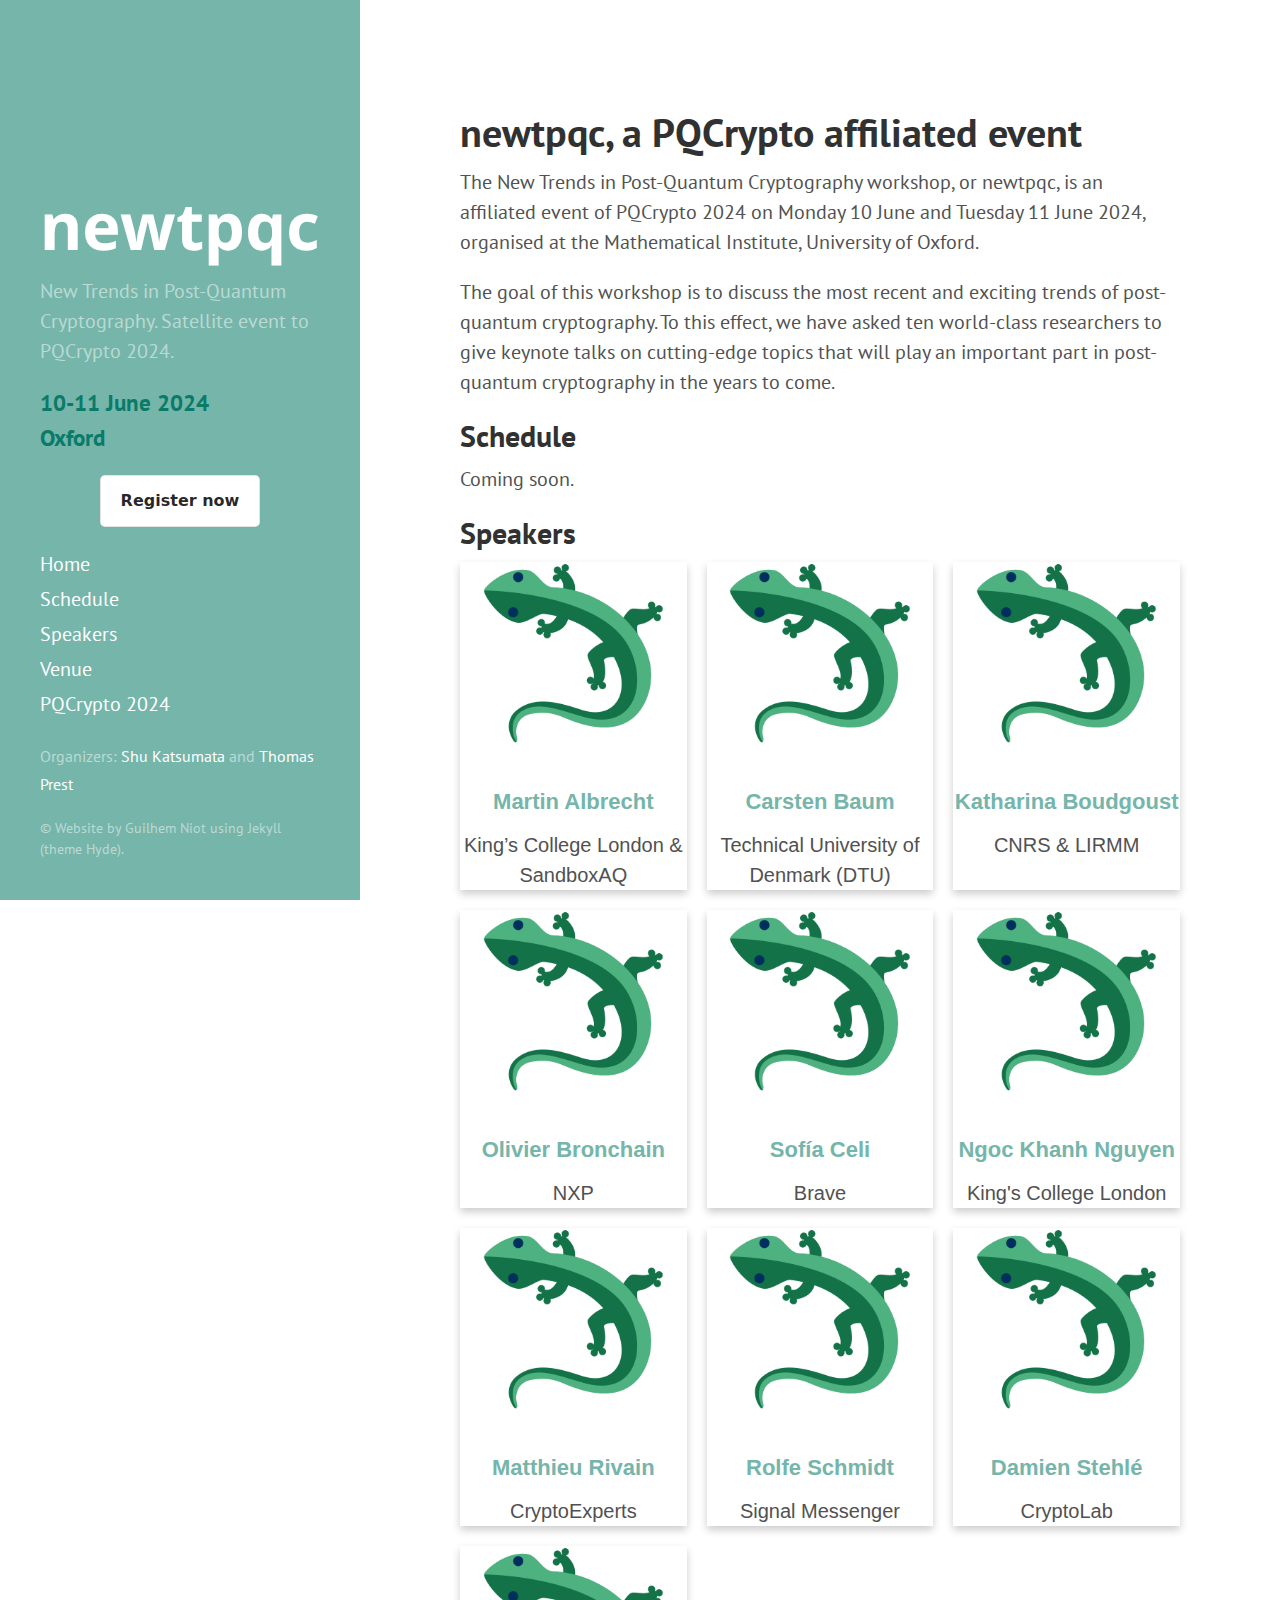
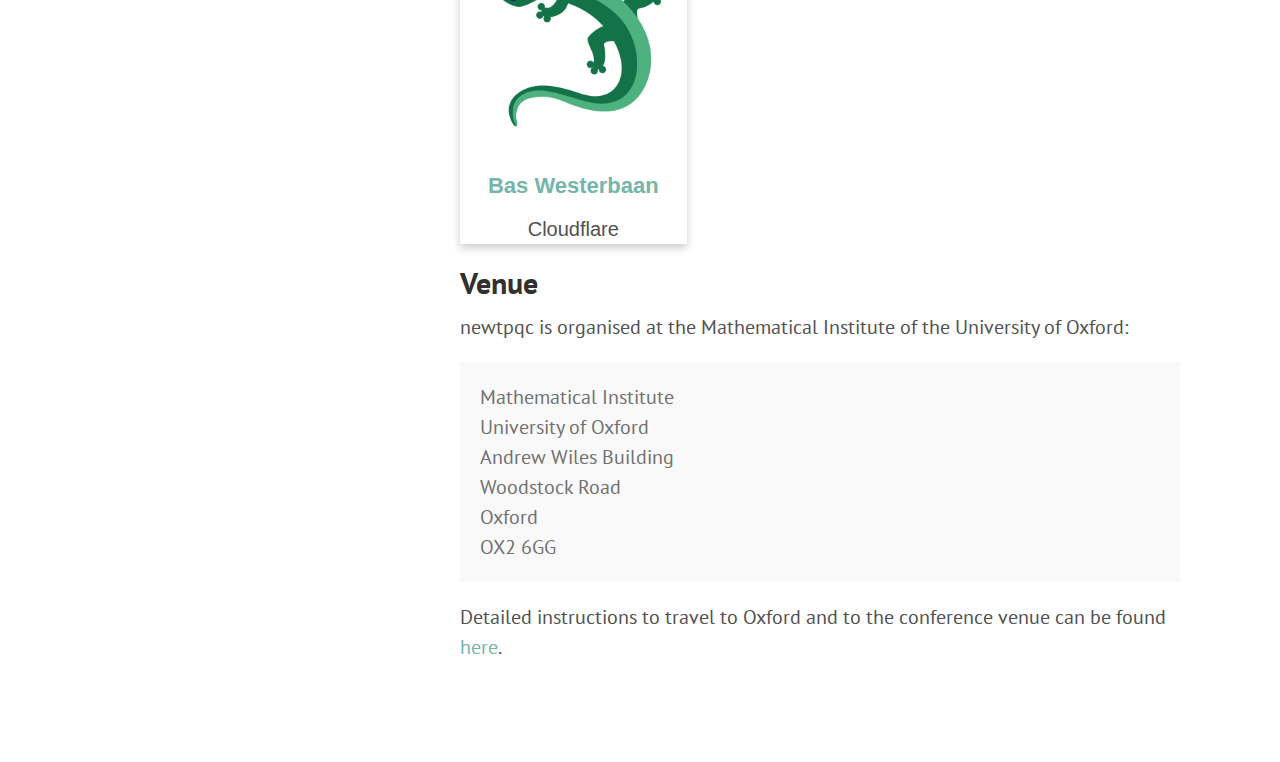
<file: index.html>
<!DOCTYPE html>
<html lang="en-us">

  <head>
  <link href="https://gmpg.org/xfn/11" rel="profile">
  <meta http-equiv="X-UA-Compatible" content="IE=edge">
  <meta http-equiv="content-type" content="text/html; charset=utf-8">

  <!-- Enable responsiveness on mobile devices-->
  <meta name="viewport" content="width=device-width, initial-scale=1.0, maximum-scale=1">

  <title>
    
      newtpqc &middot; New Trends in Post-Quantum Cryptography
    
  </title>

  <!-- CSS -->
  <link rel="stylesheet" href="/public/css/poole.css">
  <link rel="stylesheet" href="/public/css/syntax.css">
  <link rel="stylesheet" href="/public/css/hyde.css">
  <link rel="stylesheet" href="/public/css/custom.css">
  <link rel="stylesheet" href="https://fonts.googleapis.com/css?family=PT+Sans:400,400italic,700|Abril+Fatface">
  <link href="https://fonts.googleapis.com/css2?family=Noto+Sans+Khojki&family=Noto+Sans:ital,wght@0,100..900;1,100..900&display=swap" rel="stylesheet">

  <!-- Icons (CHANGE THE FAVICON HERE) -->
  <link rel="apple-touch-icon-precomposed" sizes="180x180" href="/public/lizard-icon-180-180.png">
                                 <link rel="shortcut icon" href="/public/lizard-favicon.ico">

  <!-- RSS -->
  <link rel="alternate" type="application/rss+xml" title="RSS" href="/atom.xml">
</head>


  <body class="theme-base-0c">

    <div class="sidebar">
  <div class="container sidebar-sticky">
    <div class="sidebar-about">
      <h1>
        <a href="/">
          <!-- #93C572 = Pistacchio -->
          newtpqc
        </a>
      </h1>
      <p class="lead">New Trends in Post-Quantum Cryptography. Satellite event to PQCrypto 2024.</p>
      <p class="infos">
        10-11 June 2024
        <br/>
        Oxford
      </p>
      <p style="text-align: center;">
      <button class="button-6">Register now</button>
      </p>
    </div>

    <nav class="sidebar-nav">
      <a class="sidebar-nav-item" href="/">Home</a>

      

      
      
        
      
        
          
        
      
        
      

      <a class="sidebar-nav-item" href="/#schedule">Schedule</a>
      <a class="sidebar-nav-item" href="/#speakers">Speakers</a>
      <a class="sidebar-nav-item" href="/#venue">Venue</a>



      <a class="sidebar-nav-item" href="https://www.maths.ox.ac.uk/events/conferences/pqcrypto-2024">PQCrypto 2024</a>
    </nav>

      <p class="sidebar-nav-item" style="font-size: 0.8rem;">Organizers:
        <a href="mailto:shuichi.katsumata@pqshield.com" target="_blank">Shu Katsumata</a> and
        <a href="mailto:thomas.prest@pqshield.com" target="_blank">Thomas Prest</a>
      </p>
      <!-- <span class="sidebar-nav-item">Currently v2.1.0</span> -->

    <p style="font-size: 0.7rem;">&copy; Website by Guilhem Niot using Jekyll (theme Hyde).</p>
  </div>
</div>


    <div class="content container">
      <h1 id="newtpqc-a-pqcrypto-affiliated-event">newtpqc, a PQCrypto affiliated event</h1>

<p>The New Trends in Post-Quantum Cryptography workshop, or newtpqc, is an affiliated event of PQCrypto 2024 on Monday 10 June and Tuesday 11 June 2024, organised at the Mathematical Institute, University of Oxford.</p>

<p>The goal of this workshop is to discuss the most recent and exciting trends of post-quantum cryptography. To this effect, we have asked ten world-class researchers to give keynote talks on cutting-edge topics that will play an important part in post-quantum cryptography in the years to come.</p>

<h2 id="schedule">Schedule</h2>

<p>Coming soon.</p>

<h2 id="speakers">Speakers</h2>

<div class="speakers">
  <!--
  <div class="speaker">
    <img src="/public/newt-icon-512-512.png" alt="John" style="width:80%">
    <h1>John Doe</h1>
    <span class="title">CEO & Founder, Example</span>
    <span>Harvard University</span>
    <div style="margin: 24px 0;">
      <a href="#"><i class="fa fa-dribbble"></i></a> 
      <a href="#"><i class="fa fa-twitter"></i></a>  
      <a href="#"><i class="fa fa-linkedin"></i></a>  
      <a href="#"><i class="fa fa-facebook"></i></a> 
    </div>
    <button>Contact</button>
  </div>
  
  <div class="speaker">
    <img src="/public/newt-icon-512-512.png" alt="John" style="width:80%">
    <h1>John Doe</h1>
    <span class="title">CEO & Founder, Example</span>
    <span>Harvard University</span>
    <div style="margin: 24px 0;">
      <a href="#"><i class="fa fa-dribbble"></i></a> 
      <a href="#"><i class="fa fa-twitter"></i></a>  
      <a href="#"><i class="fa fa-linkedin"></i></a>  
      <a href="#"><i class="fa fa-facebook"></i></a> 
    </div>
    <button>Contact</button>
  </div>
  
  <div class="speaker">
    <img src="/public/newt-icon-512-512.png" alt="John" style="width:80%">
    <h1>John Doe</h1>
    <span class="title">CEO & Founder, Example</span>
    <span>Harvard University</span>
    <div style="margin: 24px 0;">
      <a href="#"><i class="fa fa-dribbble"></i></a> 
      <a href="#"><i class="fa fa-twitter"></i></a>  
      <a href="#"><i class="fa fa-linkedin"></i></a>  
      <a href="#"><i class="fa fa-facebook"></i></a> 
    </div>
    <button>Contact</button>
  </div>
  
  <div class="speaker">
    <img src="/public/newt-icon-512-512.png" alt="John" style="width:80%">
    <h1>John Doe</h1>
    <span class="title">CEO & Founder, Example</span>
    <span>Harvard University</span>
    <div style="margin: 24px 0;">
      <a href="#"><i class="fa fa-dribbble"></i></a> 
      <a href="#"><i class="fa fa-twitter"></i></a>  
      <a href="#"><i class="fa fa-linkedin"></i></a>  
      <a href="#"><i class="fa fa-facebook"></i></a> 
    </div>
    <button>Contact</button>
  </div>
  
  <div class="speaker">
    <img src="/public/newt-icon-512-512.png" alt="John" style="width:80%">
    <h1>John Doe</h1>
    <span class="title">CEO & Founder, Example</span>
    <span>Harvard University</span>
    <div style="margin: 24px 0;">
      <a href="#"><i class="fa fa-dribbble"></i></a> 
      <a href="#"><i class="fa fa-twitter"></i></a>  
      <a href="#"><i class="fa fa-linkedin"></i></a>  
      <a href="#"><i class="fa fa-facebook"></i></a> 
    </div>
    <button>Contact</button>
  </div>
  -->
  <div class="speaker">
    <img src="/public/newt-icon-512-512.png" alt="Profile Picture" style="width:80%" class="center" />
    <h1><a href="https://malb.io/">Martin Albrecht</a></h1>
    <span>King’s College London &amp; SandboxAQ</span>
  </div>
  <div class="speaker">
    <img src="/public/newt-icon-512-512.png" alt="Profile Picture" style="width:80%" class="center" />
    <h1><a href="https://carstenbaum.com/">Carsten Baum</a></h1>
    <span>Technical University of Denmark (DTU)</span>
  </div>
  <div class="speaker">
    <img src="/public/newt-icon-512-512.png" alt="Profile Picture" style="width:80%" class="center" />
    <h1><a href="https://katinkabou.github.io/">Katharina Boudgoust</a></h1>
    <span>CNRS &amp; LIRMM</span>
  </div>
  <div class="speaker">
    <img src="/public/newt-icon-512-512.png" alt="Profile Picture" style="width:80%" class="center" />
    <h1><a href="https://obronchain.github.io/">Olivier Bronchain</a></h1>
    <span>NXP</span>
  </div>
  <div class="speaker">
    <img src="/public/newt-icon-512-512.png" alt="Profile Picture" style="width:80%" class="center" />
    <h1><a href="https://www.sofiaceli.com/">Sofía Celi</a></h1>
    <span>Brave</span>
  </div>
  <div class="speaker">
    <img src="/public/newt-icon-512-512.png" alt="Profile Picture" style="width:80%" class="center" />
    <h1><a>Ngoc Khanh Nguyen</a></h1>
    <span>King's College London</span>
  </div>
  <div class="speaker">
    <img src="/public/newt-icon-512-512.png" alt="Profile Picture" style="width:80%" class="center" />
    <h1><a href="https://www.matthieurivain.com/">Matthieu Rivain</a></h1>
    <span>CryptoExperts</span>
  </div>
  <div class="speaker">
    <img src="/public/newt-icon-512-512.png" alt="Profile Picture" style="width:80%" class="center" />
    <h1><a>Rolfe Schmidt</a></h1>
    <span>Signal Messenger</span>
  </div>
  <div class="speaker">
    <img src="/public/newt-icon-512-512.png" alt="Profile Picture" style="width:80%" class="center" />
    <h1><a>Damien Stehlé</a></h1>
    <span>CryptoLab</span>
  </div>
  <div class="speaker">
    <img src="/public/newt-icon-512-512.png" alt="Profile Picture" style="width:80%" class="center" />
    <h1><a href="https://bas.westerbaan.name/">Bas Westerbaan</a></h1>
    <span>Cloudflare</span>
  </div>

</div>

<h2 id="venue">Venue</h2>

<p>newtpqc is organised at the Mathematical Institute of the University of Oxford:</p>

<p class="message">
  Mathematical Institute
<br />
  University of Oxford
<br />
  Andrew Wiles Building
<br />
  Woodstock Road
<br />
  Oxford
<br />
  OX2 6GG
</p>

<p>Detailed instructions to travel to Oxford and to the conference venue can be found <a href="https://www.maths.ox.ac.uk/about-us/travel-maps">here</a>.</p>

    </div>

  </body>
</html>
</file>
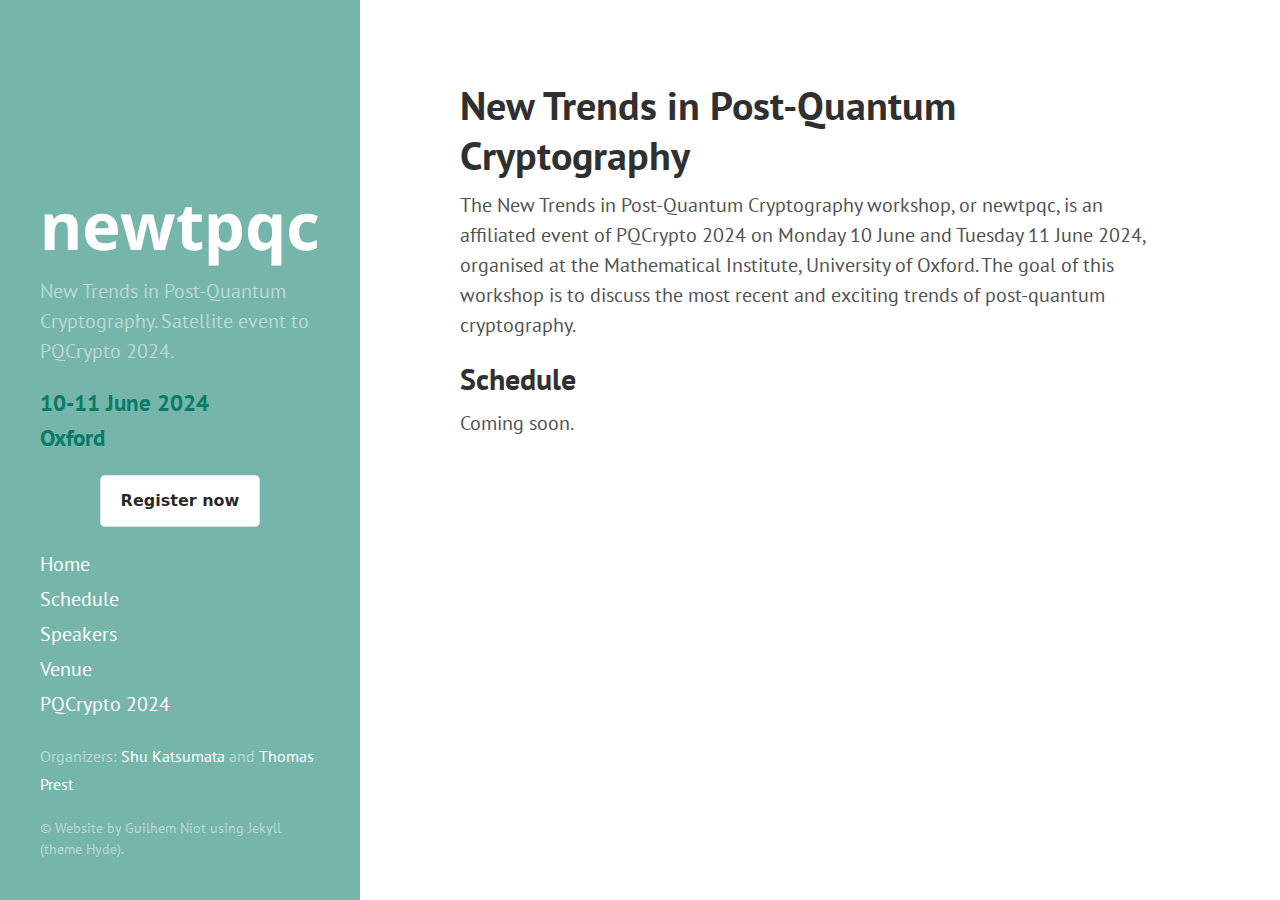
<file: 2024/02/11/overview/index.html>
<!DOCTYPE html>
<html lang="en-us">

  <head>
  <link href="https://gmpg.org/xfn/11" rel="profile">
  <meta http-equiv="X-UA-Compatible" content="IE=edge">
  <meta http-equiv="content-type" content="text/html; charset=utf-8">

  <!-- Enable responsiveness on mobile devices-->
  <meta name="viewport" content="width=device-width, initial-scale=1.0, maximum-scale=1">

  <title>
    
      New Trends in Post-Quantum Cryptography &middot; newtpqc
    
  </title>

  <!-- CSS -->
  <link rel="stylesheet" href="/public/css/poole.css">
  <link rel="stylesheet" href="/public/css/syntax.css">
  <link rel="stylesheet" href="/public/css/hyde.css">
  <link rel="stylesheet" href="/public/css/custom.css">
  <link rel="stylesheet" href="https://fonts.googleapis.com/css?family=PT+Sans:400,400italic,700|Abril+Fatface">
  <link href="https://fonts.googleapis.com/css2?family=Noto+Sans+Khojki&family=Noto+Sans:ital,wght@0,100..900;1,100..900&display=swap" rel="stylesheet">

  <!-- Icons (CHANGE THE FAVICON HERE) -->
  <link rel="apple-touch-icon-precomposed" sizes="180x180" href="/public/lizard-icon-180-180.png">
                                 <link rel="shortcut icon" href="/public/lizard-favicon.ico">

  <!-- RSS -->
  <link rel="alternate" type="application/rss+xml" title="RSS" href="/atom.xml">
</head>


  <body class="theme-base-0c">

    <div class="sidebar">
  <div class="container sidebar-sticky">
    <div class="sidebar-about">
      <h1>
        <a href="/">
          <!-- #93C572 = Pistacchio -->
          newtpqc
        </a>
      </h1>
      <p class="lead">New Trends in Post-Quantum Cryptography. Satellite event to PQCrypto 2024.</p>
      <p class="infos">
        10-11 June 2024
        <br/>
        Oxford
      </p>
      <p style="text-align: center;">
      <button class="button-6">Register now</button>
      </p>
    </div>

    <nav class="sidebar-nav">
      <a class="sidebar-nav-item" href="/">Home</a>

      

      
      
        
      
        
          
        
      
        
      

      <a class="sidebar-nav-item" href="/#schedule">Schedule</a>
      <a class="sidebar-nav-item" href="/#speakers">Speakers</a>
      <a class="sidebar-nav-item" href="/#venue">Venue</a>



      <a class="sidebar-nav-item" href="https://www.maths.ox.ac.uk/events/conferences/pqcrypto-2024">PQCrypto 2024</a>
    </nav>

      <p class="sidebar-nav-item" style="font-size: 0.8rem;">Organizers:
        <a href="mailto:shuichi.katsumata@pqshield.com" target="_blank">Shu Katsumata</a> and
        <a href="mailto:thomas.prest@pqshield.com" target="_blank">Thomas Prest</a>
      </p>
      <!-- <span class="sidebar-nav-item">Currently v2.1.0</span> -->

    <p style="font-size: 0.7rem;">&copy; Website by Guilhem Niot using Jekyll (theme Hyde).</p>
  </div>
</div>


    <div class="content container">
      <div class="post">
  <h1 class="post-title">New Trends in Post-Quantum Cryptography</h1>
  <!-- <span class="post-date">11 Feb 2024</span> -->
  <p>The New Trends in Post-Quantum Cryptography workshop, or newtpqc, is an affiliated event of PQCrypto 2024 on Monday 10 June and Tuesday 11 June 2024, organised at the Mathematical Institute, University of Oxford. The goal of this workshop is to discuss the most recent and exciting trends of post-quantum cryptography.</p>

<h2 id="schedule">Schedule</h2>

<p>Coming soon.</p>

</div>

<!-- 
<div class="related">
  <h2>Related Posts</h2>
  <ul class="related-posts">
    
  </ul>
</div>
-->

    </div>

  </body>
</html>
</file>
<file: public/css/poole.css>
/*
 *                        ___
 *                       /\_ \
 *  _____     ___     ___\//\ \      __
 * /\ '__`\  / __`\  / __`\\ \ \   /'__`\
 * \ \ \_\ \/\ \_\ \/\ \_\ \\_\ \_/\  __/
 *  \ \ ,__/\ \____/\ \____//\____\ \____\
 *   \ \ \/  \/___/  \/___/ \/____/\/____/
 *    \ \_\
 *     \/_/
 *
 * Designed, built, and released under MIT license by @mdo. Learn more at
 * https://github.com/poole/poole.
 */


/*
 * Contents
 *
 * Body resets
 * Custom type
 * Messages
 * Container
 * Masthead
 * Posts and pages
 * Pagination
 * Reverse layout
 * Themes
 */


/*
 * Body resets
 *
 * Update the foundational and global aspects of the page.
 */

* {
  -webkit-box-sizing: border-box;
     -moz-box-sizing: border-box;
          box-sizing: border-box;
}

html,
body {
  margin: 0;
  padding: 0;
}

html {
  font-family: "Helvetica Neue", Helvetica, Arial, sans-serif;
  font-size: 16px;
  line-height: 1.5;
}
@media (min-width: 38em) {
  html {
    font-size: 20px;
  }
}

body {
  color: #515151;
  background-color: #fff;
  -webkit-text-size-adjust: 100%;
      -ms-text-size-adjust: 100%;
}

/* No `:visited` state is required by default (browsers will use `a`) */
a {
  color: #268bd2;
  text-decoration: none;
}
a strong {
  color: inherit;
}
/* `:focus` is linked to `:hover` for basic accessibility */
a:hover,
a:focus {
  text-decoration: underline;
}

/* Headings */
h1, h2, h3, h4, h5, h6 {
  margin-bottom: .5rem;
  font-weight: bold;
  line-height: 1.25;
  color: #313131;
  text-rendering: optimizeLegibility;
}
h1 {
  font-size: 2rem;
}
h2 {
  margin-top: 1rem;
  font-size: 1.5rem;
}
h3 {
  margin-top: 1.5rem;
  font-size: 1.25rem;
}
h4, h5, h6 {
  margin-top: 1rem;
  font-size: 1rem;
}

/* Body text */
p {
  margin-top: 0;
  margin-bottom: 1rem;
}

strong {
  color: #303030;
}


/* Lists */
ul, ol, dl {
  margin-top: 0;
  margin-bottom: 1rem;
}

dt {
  font-weight: bold;
}
dd {
  margin-bottom: .5rem;
}

/* Misc */
hr {
  position: relative;
  margin: 1.5rem 0;
  border: 0;
  border-top: 1px solid #eee;
  border-bottom: 1px solid #fff;
}

abbr {
  font-size: 85%;
  font-weight: bold;
  color: #555;
  text-transform: uppercase;
}
abbr[title] {
  cursor: help;
  border-bottom: 1px dotted #e5e5e5;
}

/* Code */
code,
pre {
  font-family: Menlo, Monaco, "Courier New", monospace;
}
code {
  padding: .25em .5em;
  font-size: 85%;
  color: #bf616a;
  background-color: #f9f9f9;
  border-radius: 3px;
}
pre {
  display: block;
  margin-top: 0;
  margin-bottom: 1rem;
  padding: 1rem;
  font-size: .8rem;
  line-height: 1.4;
  white-space: pre;
  white-space: pre-wrap;
  word-break: break-all;
  word-wrap: break-word;
  background-color: #f9f9f9;
}
pre code {
  padding: 0;
  font-size: 100%;
  color: inherit;
  background-color: transparent;
}

/* Pygments via Jekyll */
.highlight {
  margin-bottom: 1rem;
  border-radius: 4px;
}
.highlight pre {
  margin-bottom: 0;
}

/* Gist via GitHub Pages */
.gist .gist-file {
  font-family: Menlo, Monaco, "Courier New", monospace !important;
}
.gist .markdown-body {
  padding: 15px;
}
.gist pre {
  padding: 0;
  background-color: transparent;
}
.gist .gist-file .gist-data {
  font-size: .8rem !important;
  line-height: 1.4;
}
.gist code {
  padding: 0;
  color: inherit;
  background-color: transparent;
  border-radius: 0;
}

/* Quotes */
blockquote {
  padding: .5rem 1rem;
  margin: .8rem 0;
  color: #7a7a7a;
  border-left: .25rem solid #e5e5e5;
}
blockquote p:last-child {
  margin-bottom: 0;
}
@media (min-width: 30em) {
  blockquote {
    padding-right: 5rem;
    padding-left: 1.25rem;
  }
}

img {
  display: block;
  max-width: 100%;
  margin: 0 0 1rem;
  border-radius: 5px;
}

/* Tables */
table {
  margin-bottom: 1rem;
  width: 100%;
  border: 1px solid #e5e5e5;
  border-collapse: collapse;
}
td,
th {
  padding: .25rem .5rem;
  border: 1px solid #e5e5e5;
}
tbody tr:nth-child(odd) td,
tbody tr:nth-child(odd) th {
  background-color: #f9f9f9;
}


/*
 * Custom type
 *
 * Extend paragraphs with `.lead` for larger introductory text.
 */

.lead {
  font-size: 1rem;
  font-weight: 300;
}


/*
 * Messages
 *
 * Show alert messages to users. You may add it to single elements like a `<p>`,
 * or to a parent if there are multiple elements to show.
 */

.message {
  margin-bottom: 1rem;
  padding: 1rem;
  color: #717171;
  background-color: #f9f9f9;
}


/*
 * Container
 *
 * Center the page content.
 */

.container {
  max-width: 38rem;
  padding-left:  1rem;
  padding-right: 1rem;
  margin-left:  auto;
  margin-right: auto;
}


/*
 * Masthead
 *
 * Super small header above the content for site name and short description.
 */

.masthead {
  padding-top:    1rem;
  padding-bottom: 1rem;
  margin-bottom: 3rem;
}
.masthead-title {
  margin-top: 0;
  margin-bottom: 0;
  color: #505050;
}
.masthead-title a {
  color: #505050;
}
.masthead-title small {
  font-size: 75%;
  font-weight: 400;
  color: #c0c0c0;
  letter-spacing: 0;
}


/*
 * Posts and pages
 *
 * Each post is wrapped in `.post` and is used on default and post layouts. Each
 * page is wrapped in `.page` and is only used on the page layout.
 */

.page,
.post {
  margin-bottom: 4em;
}

/* Blog post or page title */
.page-title,
.post-title,
.post-title a {
  color: #303030;
}
.page-title,
.post-title {
  margin-top: 0;
}

/* Meta data line below post title */
.post-date {
  display: block;
  margin-top: -.5rem;
  margin-bottom: 1rem;
  color: #9a9a9a;
}

/* Related posts */
.related {
  padding-top: 2rem;
  padding-bottom: 2rem;
  border-top: 1px solid #eee;
}
.related-posts {
  padding-left: 0;
  list-style: none;
}
.related-posts h3 {
  margin-top: 0;
}
.related-posts li small {
  font-size: 75%;
  color: #999;
}
.related-posts li a:hover {
  color: #268bd2;
  text-decoration: none;
}
.related-posts li a:hover small {
  color: inherit;
}


/*
 * Pagination
 *
 * Super lightweight (HTML-wise) blog pagination. `span`s are provide for when
 * there are no more previous or next posts to show.
 */

.pagination {
  overflow: hidden; /* clearfix */
  margin-left: -1rem;
  margin-right: -1rem;
  font-family: "PT Sans", Helvetica, Arial, sans-serif;
  color: #ccc;
  text-align: center;
}

/* Pagination items can be `span`s or `a`s */
.pagination-item {
  display: block;
  padding: 1rem;
  border: 1px solid #eee;
}
.pagination-item:first-child {
  margin-bottom: -1px;
}

/* Only provide a hover state for linked pagination items */
a.pagination-item:hover {
  background-color: #f5f5f5;
}

@media (min-width: 30em) {
  .pagination {
    margin: 3rem 0;
  }
  .pagination-item {
    float: left;
    width: 50%;
  }
  .pagination-item:first-child {
    margin-bottom: 0;
    border-top-left-radius:    4px;
    border-bottom-left-radius: 4px;
  }
  .pagination-item:last-child {
    margin-left: -1px;
    border-top-right-radius:    4px;
    border-bottom-right-radius: 4px;
  }
}
</file>
<file: public/css/syntax.css>
.highlight .hll { background-color: #ffc; }
.highlight .c { color: #999; } /* Comment */
.highlight .err { color: #a00; background-color: #faa } /* Error */
.highlight .k { color: #069; } /* Keyword */
.highlight .o { color: #555 } /* Operator */
.highlight .cm { color: #09f; font-style: italic } /* Comment.Multiline */
.highlight .cp { color: #099 } /* Comment.Preproc */
.highlight .c1 { color: #999; } /* Comment.Single */
.highlight .cs { color: #999; } /* Comment.Special */
.highlight .gd { background-color: #fcc; border: 1px solid #c00 } /* Generic.Deleted */
.highlight .ge { font-style: italic } /* Generic.Emph */
.highlight .gr { color: #f00 } /* Generic.Error */
.highlight .gh { color: #030; } /* Generic.Heading */
.highlight .gi { background-color: #cfc; border: 1px solid #0c0 } /* Generic.Inserted */
.highlight .go { color: #aaa } /* Generic.Output */
.highlight .gp { color: #009; } /* Generic.Prompt */
.highlight .gs { } /* Generic.Strong */
.highlight .gu { color: #030; } /* Generic.Subheading */
.highlight .gt { color: #9c6 } /* Generic.Traceback */
.highlight .kc { color: #069; } /* Keyword.Constant */
.highlight .kd { color: #069; } /* Keyword.Declaration */
.highlight .kn { color: #069; } /* Keyword.Namespace */
.highlight .kp { color: #069 } /* Keyword.Pseudo */
.highlight .kr { color: #069; } /* Keyword.Reserved */
.highlight .kt { color: #078; } /* Keyword.Type */
.highlight .m { color: #f60 } /* Literal.Number */
.highlight .s { color: #d44950 } /* Literal.String */
.highlight .na { color: #4f9fcf } /* Name.Attribute */
.highlight .nb { color: #366 } /* Name.Builtin */
.highlight .nc { color: #0a8; } /* Name.Class */
.highlight .no { color: #360 } /* Name.Constant */
.highlight .nd { color: #99f } /* Name.Decorator */
.highlight .ni { color: #999; } /* Name.Entity */
.highlight .ne { color: #c00; } /* Name.Exception */
.highlight .nf { color: #c0f } /* Name.Function */
.highlight .nl { color: #99f } /* Name.Label */
.highlight .nn { color: #0cf; } /* Name.Namespace */
.highlight .nt { color: #2f6f9f; } /* Name.Tag */
.highlight .nv { color: #033 } /* Name.Variable */
.highlight .ow { color: #000; } /* Operator.Word */
.highlight .w { color: #bbb } /* Text.Whitespace */
.highlight .mf { color: #f60 } /* Literal.Number.Float */
.highlight .mh { color: #f60 } /* Literal.Number.Hex */
.highlight .mi { color: #f60 } /* Literal.Number.Integer */
.highlight .mo { color: #f60 } /* Literal.Number.Oct */
.highlight .sb { color: #c30 } /* Literal.String.Backtick */
.highlight .sc { color: #c30 } /* Literal.String.Char */
.highlight .sd { color: #c30; font-style: italic } /* Literal.String.Doc */
.highlight .s2 { color: #c30 } /* Literal.String.Double */
.highlight .se { color: #c30; } /* Literal.String.Escape */
.highlight .sh { color: #c30 } /* Literal.String.Heredoc */
.highlight .si { color: #a00 } /* Literal.String.Interpol */
.highlight .sx { color: #c30 } /* Literal.String.Other */
.highlight .sr { color: #3aa } /* Literal.String.Regex */
.highlight .s1 { color: #c30 } /* Literal.String.Single */
.highlight .ss { color: #fc3 } /* Literal.String.Symbol */
.highlight .bp { color: #366 } /* Name.Builtin.Pseudo */
.highlight .vc { color: #033 } /* Name.Variable.Class */
.highlight .vg { color: #033 } /* Name.Variable.Global */
.highlight .vi { color: #033 } /* Name.Variable.Instance */
.highlight .il { color: #f60 } /* Literal.Number.Integer.Long */

.css .o,
.css .o + .nt,
.css .nt + .nt { color: #999; }
</file>
<file: public/css/hyde.css>
/*
 *  __                  __
 * /\ \                /\ \
 * \ \ \___   __  __   \_\ \     __
 *  \ \  _ `\/\ \/\ \  /'_` \  /'__`\
 *   \ \ \ \ \ \ \_\ \/\ \_\ \/\  __/
 *    \ \_\ \_\/`____ \ \___,_\ \____\
 *     \/_/\/_/`/___/> \/__,_ /\/____/
 *                /\___/
 *                \/__/
 *
 * Designed, built, and released under MIT license by @mdo. Learn more at
 * https://github.com/poole/hyde.
 */


/*
 * Contents
 *
 * Global resets
 * Sidebar
 * Container
 * Reverse layout
 * Themes
 */


/*
 * Global resets
 *
 * Update the foundational and global aspects of the page.
 */

html {
  font-family: "PT Sans", Helvetica, Arial, sans-serif;
}
@media (min-width: 48em) {
  html {
    font-size: 16px;
  }
}
@media (min-width: 58em) {
  html {
    font-size: 20px;
  }
}


/*
 * Sidebar
 *
 * Flexible banner for housing site name, intro, and "footer" content. Starts
 * out above content in mobile and later moves to the side with wider viewports.
 */

.sidebar {
  text-align: center;
  padding: 2rem 1rem;
  color: rgba(255,255,255,.5);
  background-color: #202020;
}
@media (min-width: 48em) {
  .sidebar {
    position: fixed;
    top: 0;
    left: 0;
    bottom: 0;
    width: 18rem;
    text-align: left;
  }
}

/* Sidebar links */
.sidebar a {
  color: #fff;
}

/* About section */
.sidebar-about h1 {
  color: #fff;
  margin-top: 0;
  /* font-family: serif; */
  /* font-family: "Abril Fatface", serif; */
  font-family: "Noto Sans", sans-serif;
  font-size: 3.25rem;
}

/* Sidebar nav */
.sidebar-nav {
  margin-bottom: 1rem;
}
.sidebar-nav-item {
  display: block;
  line-height: 1.75;
}
a.sidebar-nav-item:hover,
a.sidebar-nav-item:focus {
  text-decoration: underline;
}
.sidebar-nav-item.active {
  font-weight: bold;
}

/* Sticky sidebar
 *
 * Add the `sidebar-sticky` class to the sidebar's container to affix it the
 * contents to the bottom of the sidebar in tablets and up.
 */

@media (min-width: 48em) {
  .sidebar-sticky {
    position: absolute;
    right:  1rem;
    bottom: 1rem;
    left:   1rem;
  }
}


/* Container
 *
 * Align the contents of the site above the proper threshold with some margin-fu
 * with a 25%-wide `.sidebar`.
 */

.content {
  padding-top:    4rem;
  padding-bottom: 4rem;
}

@media (min-width: 48em) {
  .content {
    max-width: 38rem;
    margin-left: 20rem;
    margin-right: 2rem;
  }
}

@media (min-width: 64em) {
  .content {
    margin-left: 22rem;
    margin-right: 4rem;
  }
}


/*
 * Reverse layout
 *
 * Flip the orientation of the page by placing the `.sidebar` on the right.
 */

@media (min-width: 48em) {
  .layout-reverse .sidebar {
    left: auto;
    right: 0;
  }
  .layout-reverse .content {
    margin-left: 2rem;
    margin-right: 20rem;
  }
}

@media (min-width: 64em) {
  .layout-reverse .content {
    margin-left: 4rem;
    margin-right: 22rem;
  }
}



/*
 * Themes
 *
 * As of v1.1, Hyde includes optional themes to color the sidebar and links
 * within blog posts. To use, add the class of your choosing to the `body`.
 */

/* Base16 (https://chriskempson.github.io/base16/#default) */

/* Red */
.theme-base-08 .sidebar {
  background-color: #ac4142;
}
.theme-base-08 .content a,
.theme-base-08 .related-posts li a:hover {
  color: #ac4142;
}

/* Orange */
.theme-base-09 .sidebar {
  background-color: #d28445;
}
.theme-base-09 .content a,
.theme-base-09 .related-posts li a:hover {
  color: #d28445;
}

/* Yellow */
.theme-base-0a .sidebar {
  background-color: #f4bf75;
}
.theme-base-0a .content a,
.theme-base-0a .related-posts li a:hover {
  color: #f4bf75;
}

/* Green */
.theme-base-0b .sidebar {
  background-color: #90a959;
}
.theme-base-0b .content a,
.theme-base-0b .related-posts li a:hover {
  color: #90a959;
}

/* Cyan */
.theme-base-0c .sidebar {
  background-color: #75b5aa;
}
.theme-base-0c .content a,
.theme-base-0c .related-posts li a:hover {
  color: #75b5aa;
}

/* Blue */
.theme-base-0d .sidebar {
  background-color: #6a9fb5;
}
.theme-base-0d .content a,
.theme-base-0d .related-posts li a:hover {
  color: #6a9fb5;
}

/* Magenta */
.theme-base-0e .sidebar {
  background-color: #aa759f;
}
.theme-base-0e .content a,
.theme-base-0e .related-posts li a:hover {
  color: #aa759f;
}

/* Brown */
.theme-base-0f .sidebar {
  background-color: #8f5536;
}
.theme-base-0f .content a,
.theme-base-0f .related-posts li a:hover {
  color: #8f5536;
}
</file>
<file: public/css/custom.css>
.sidebar .infos {
    font-size: 1.15rem;
    color: #097b68;
    font-weight: bold;
}

/* CSS */
.button-6 {
    align-items: center;
    background-color: #FFFFFF;
    border: 1px solid rgba(0, 0, 0, 0.1);
    border-radius: .25rem;
    box-shadow: rgba(0, 0, 0, 0.02) 0 1px 3px 0;
    box-sizing: border-box;
    color: rgba(0, 0, 0, 0.85);
    cursor: pointer;
    display: inline-flex;
    font-family: system-ui, -apple-system, system-ui, "Helvetica Neue", Helvetica, Arial, sans-serif;
    font-size: 16px;
    font-weight: 600;
    justify-content: center;
    line-height: 1.25;
    margin: 0;
    /* min-height: 3rem; */
    /* padding: calc(.875rem - 1px) calc(1.5rem - 1px); */
    padding: 15px 20px 15px 20px;
    position: relative;
    text-decoration: none;
    transition: all 250ms;
    user-select: none;
    -webkit-user-select: none;
    touch-action: manipulation;
    vertical-align: baseline;
    width: auto;
}

.button-6:hover,
.button-6:focus {
    border-color: rgba(0, 0, 0, 0.15);
    box-shadow: rgba(0, 0, 0, 0.1) 0 4px 12px;
    color: rgba(0, 0, 0, 0.65);
}

.button-6:hover {
    transform: translateY(-1px);
}

.button-6:active {
    background-color: #F0F0F1;
    border-color: rgba(0, 0, 0, 0.15);
    box-shadow: rgba(0, 0, 0, 0.06) 0 2px 4px;
    color: rgba(0, 0, 0, 0.65);
    transform: translateY(0);
}


/** Profile cards, from https://www.w3schools.com/howto/howto_css_profile_card.asp */
.speaker {
    /* display: inline-block; */
    box-shadow: 0 4px 8px 0 rgba(0, 0, 0, 0.2);
    min-width: 200px;
    /* flex: 1 1 0px; */
    text-align: center;
    font-family: arial;

    .title {
        color: grey;
        font-size: 18px;
    }

    button {
        border: none;
        outline: 0;
        display: inline-block;
        padding: 8px;
        color: white;
        background-color: #000;
        text-align: center;
        cursor: pointer;
        width: 100%;
        font-size: 18px;
    }

    a {
        text-decoration: none;
        font-size: 22px;
        color: black;
    }

    button:hover,
    a:hover {
        opacity: 0.7;
    }
}


.speakers{
    gap: 20px; 
    display: grid;
    grid-template-columns: repeat(auto-fill, minmax(200px, 1fr));
}

.center{
     margin: auto;
}
</file>
